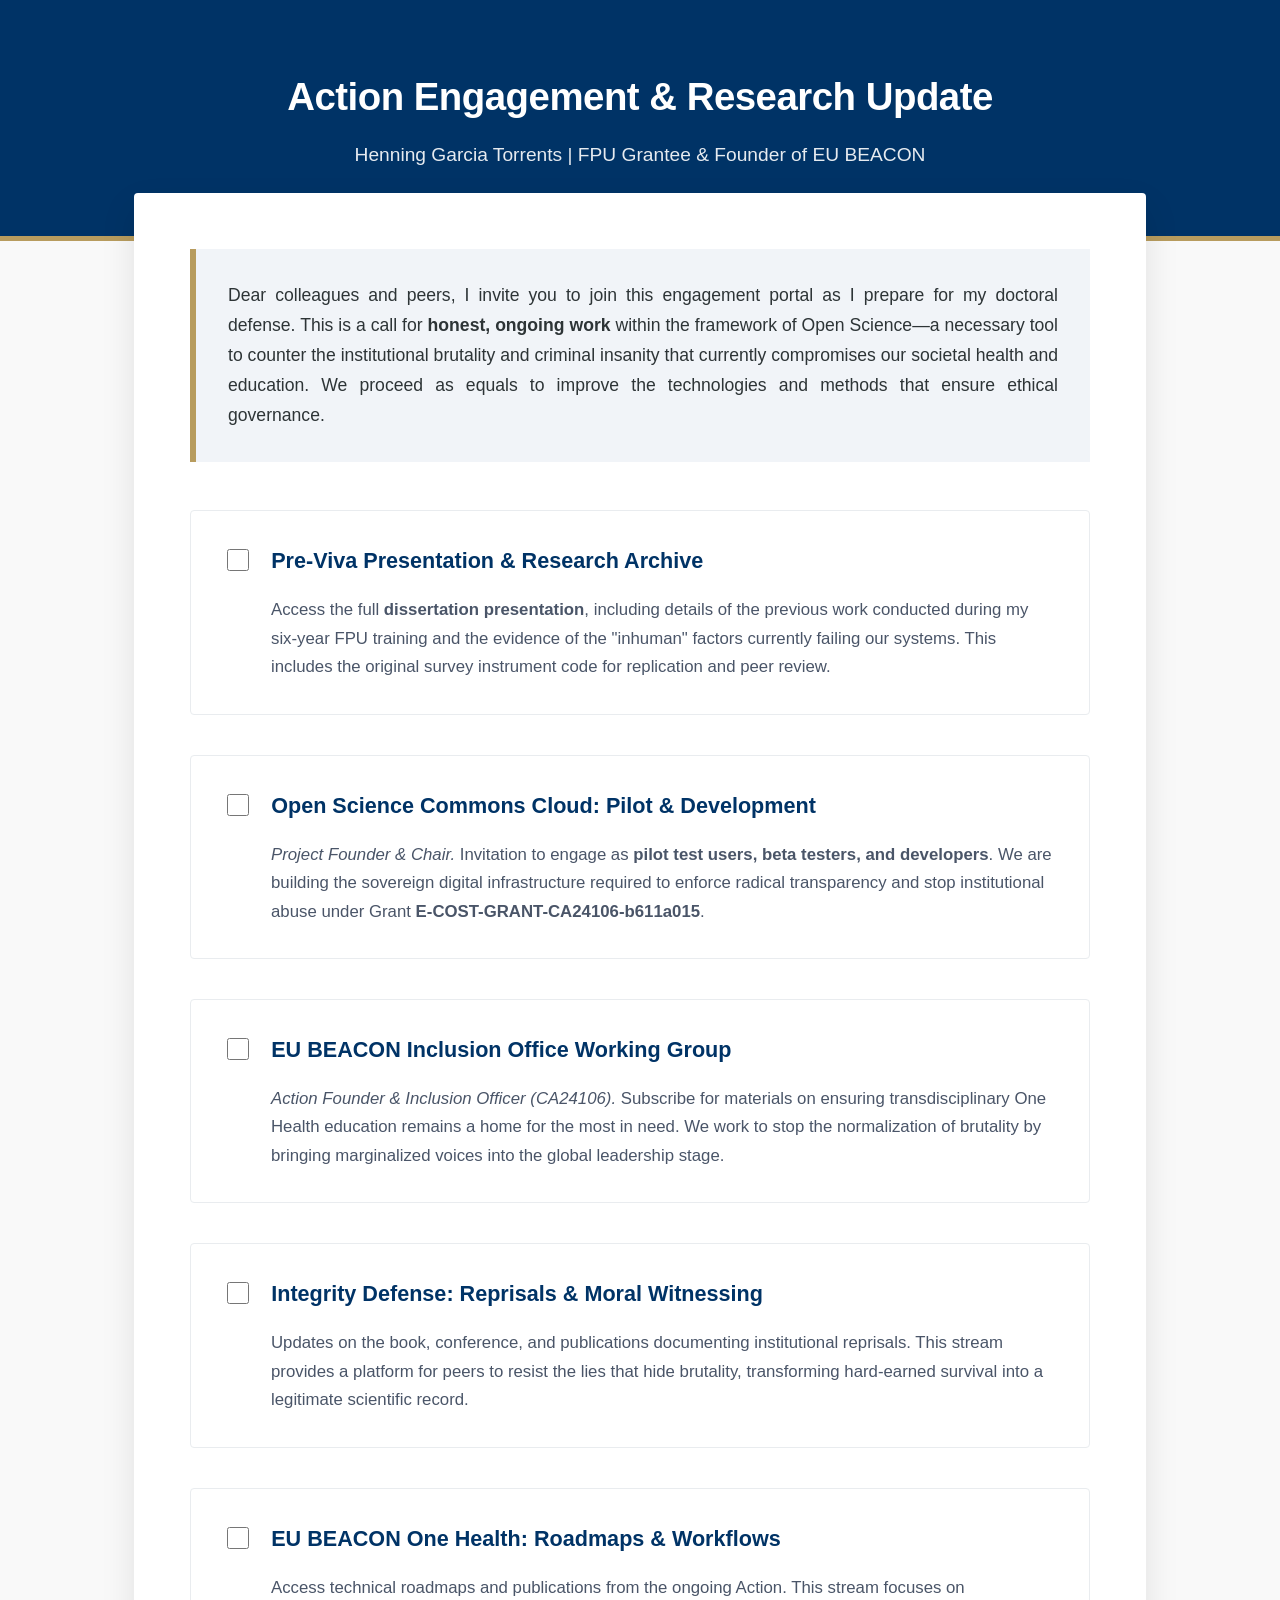
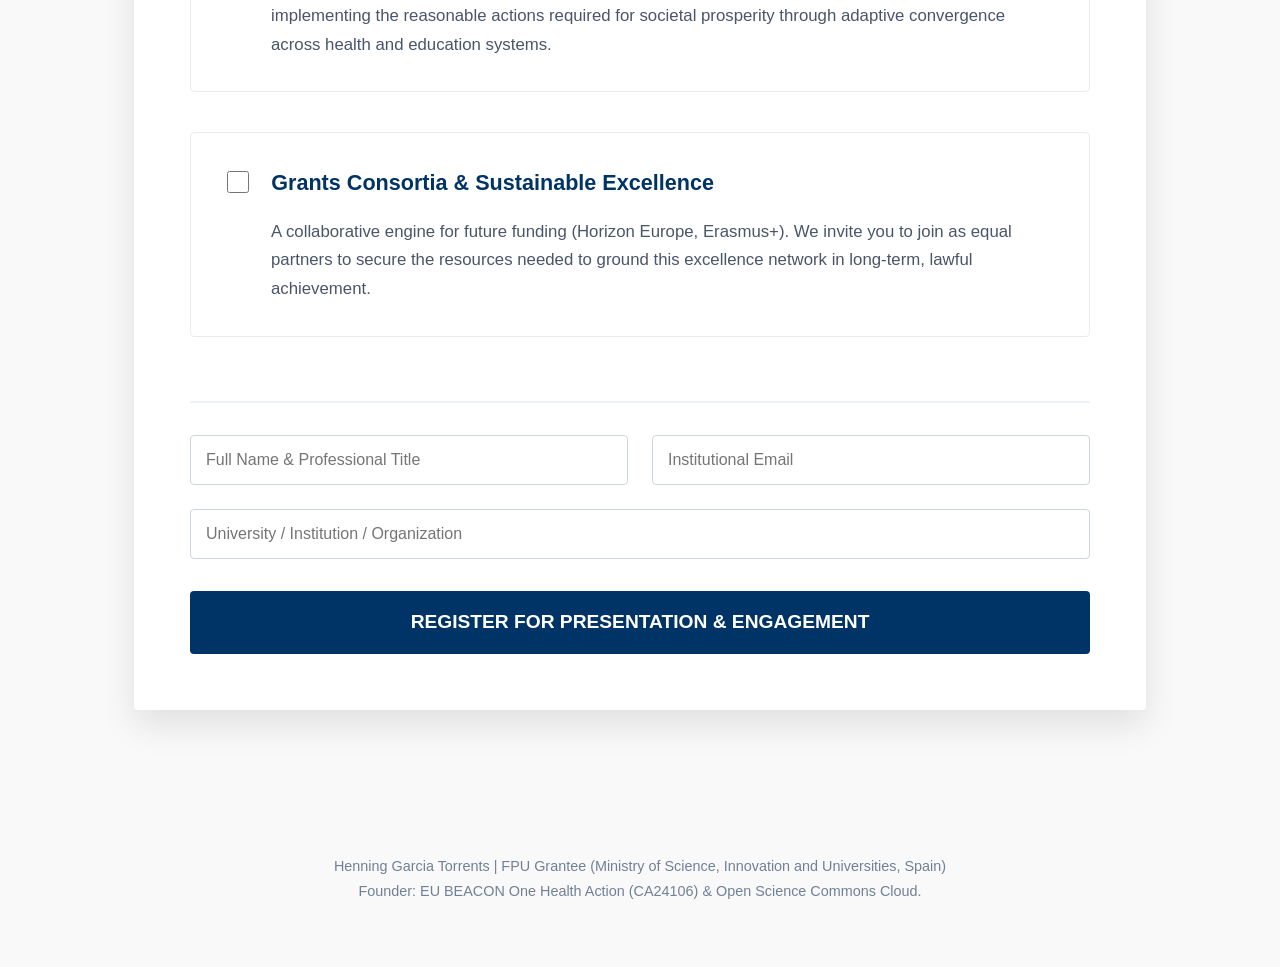
<file: mayday/index.html>
<!DOCTYPE html>
<html lang="en">
<head>
    <meta charset="UTF-8">
    <meta name="viewport" content="width=device-width, initial-scale=1.0">
    <title>Open Science Engagement | Henning Garcia Torrents</title>
    <style>
        :root {
            --primary: #003366; 
            --accent: #b89c5e; 
            --text: #2d3436;
            --bg: #f9f9f9;
        }

        body {
            font-family: 'Segoe UI', Tahoma, Geneva, Verdana, sans-serif;
            background-color: var(--bg);
            color: var(--text);
            line-height: 1.7;
            margin: 0;
        }

        header {
            background-color: var(--primary);
            color: white;
            padding: 4rem 1.5rem;
            text-align: center;
            border-bottom: 5px solid var(--accent);
        }

        .container {
            max-width: 900px;
            margin: -3rem auto 5rem;
            background: white;
            padding: 3.5rem;
            border-radius: 4px;
            box-shadow: 0 15px 35px rgba(0,0,0,0.1);
        }

        h1 { margin: 0; font-size: 2.4rem; letter-spacing: -0.5px; }
        
        .intro-text {
            font-size: 1.1rem;
            text-align: justify;
            margin-bottom: 3rem;
            padding: 2rem;
            background: #f1f4f8;
            border-left: 6px solid var(--accent);
        }

        .work-group {
            margin-bottom: 2.5rem;
            padding: 2rem;
            border: 1px solid #e9ecef;
            border-radius: 4px;
            transition: all 0.3s ease;
        }

        .work-group:hover {
            border-color: var(--accent);
            background-color: #fffdfa;
        }

        .checkbox-row {
            display: flex;
            align-items: flex-start;
            gap: 1.2rem;
        }

        input[type="checkbox"] {
            width: 22px;
            height: 22px;
            margin-top: 6px;
            cursor: pointer;
        }

        label {
            font-weight: 700;
            font-size: 1.35rem;
            color: var(--primary);
            cursor: pointer;
        }

        .content-details {
            margin-left: 3rem;
            margin-top: 1rem;
            font-size: 1.05rem;
            color: #4a5568;
        }

        .form-action {
            margin-top: 4rem;
            padding-top: 2rem;
            border-top: 2px solid #edf2f7;
        }

        .grid {
            display: grid;
            grid-template-columns: 1fr 1fr;
            gap: 1.5rem;
            margin-bottom: 1.5rem;
        }

        input, input[type="email"] {
            width: 100%;
            padding: 15px;
            border: 1px solid #cbd5e0;
            border-radius: 4px;
            box-sizing: border-box;
            font-size: 1rem;
        }

        button {
            background-color: var(--primary);
            color: white;
            padding: 1.3rem;
            font-size: 1.2rem;
            font-weight: 700;
            border: none;
            border-radius: 4px;
            cursor: pointer;
            width: 100%;
            transition: opacity 0.2s;
            text-transform: uppercase;
        }

        button:hover { opacity: 0.9; }

        footer { text-align: center; padding: 4rem 2rem; color: #718096; font-size: 0.9rem; }
    </style>
</head>
<body>

<header>
    <h1>Action Engagement & Research Update</h1>
    <div style="font-size: 1.2rem; margin-top: 10px; opacity: 0.9;">Henning Garcia Torrents | FPU Grantee & Founder of EU BEACON</div>
</header>

<div class="container">
    <div class="intro-text">
        Dear colleagues and peers, I invite you to join this engagement portal as I prepare for my doctoral defense. This is a call for <strong>honest, ongoing work</strong> within the framework of Open Science—a necessary tool to counter the institutional brutality and criminal insanity that currently compromises our societal health and education. We proceed as equals to improve the technologies and methods that ensure ethical governance.
    </div>

    <form action="/subscribe-engagement" method="POST">

        <!-- 1. Dissertation Presentation -->
        <div class="work-group">
            <div class="checkbox-row">
                <input type="checkbox" id="viva" name="stream" value="viva">
                <label for="viva">Pre-Viva Presentation & Research Archive</label>
            </div>
            <div class="content-details">
                Access the full <strong>dissertation presentation</strong>, including details of the previous work conducted during my six-year FPU training and the evidence of the "inhuman" factors currently failing our systems. This includes the original survey instrument code for replication and peer review.
            </div>
        </div>

        <!-- 2. OSCC Pilot -->
        <div class="work-group">
            <div class="checkbox-row">
                <input type="checkbox" id="oscc" name="stream" value="oscc">
                <label for="oscc">Open Science Commons Cloud: Pilot & Development</label>
            </div>
            <div class="content-details">
                <em>Project Founder & Chair.</em> Invitation to engage as <strong>pilot test users, beta testers, and developers</strong>. We are building the sovereign digital infrastructure required to enforce radical transparency and stop institutional abuse under Grant <strong>E-COST-GRANT-CA24106-b611a015</strong>.
            </div>
        </div>

        <!-- 3. EU BEACON Inclusion -->
        <div class="work-group">
            <div class="checkbox-row">
                <input type="checkbox" id="inclusion" name="stream" value="inclusion">
                <label for="inclusion">EU BEACON Inclusion Office Working Group</label>
            </div>
            <div class="content-details">
                <em>Action Founder & Inclusion Officer (CA24106).</em> Subscribe for materials on ensuring transdisciplinary One Health education remains a home for the most in need. We work to stop the normalization of brutality by bringing marginalized voices into the global leadership stage.
            </div>
        </div>

        <!-- 4. Integrity Defense -->
        <div class="work-group">
            <div class="checkbox-row">
                <input type="checkbox" id="integrity" name="stream" value="integrity">
                <label for="integrity">Integrity Defense: Reprisals & Moral Witnessing</label>
            </div>
            <div class="content-details">
                Updates on the book, conference, and publications documenting institutional reprisals. This stream provides a platform for peers to resist the lies that hide brutality, transforming hard-earned survival into a legitimate scientific record.
            </div>
        </div>

        <!-- 5. EU BEACON Publications -->
        <div class="work-group">
            <div class="checkbox-row">
                <input type="checkbox" id="beacon" name="stream" value="beacon">
                <label for="beacon">EU BEACON One Health: Roadmaps & Workflows</label>
            </div>
            <div class="content-details">
                Access technical roadmaps and publications from the ongoing Action. This stream focuses on implementing the reasonable actions required for societal prosperity through adaptive convergence across health and education systems.
            </div>
        </div>

        <!-- 6. Horizon Consortia -->
        <div class="work-group">
            <div class="checkbox-row">
                <input type="checkbox" id="grants" name="stream" value="grants">
                <label for="grants">Grants Consortia & Sustainable Excellence</label>
            </div>
            <div class="content-details">
                A collaborative engine for future funding (Horizon Europe, Erasmus+). We invite you to join as equal partners to secure the resources needed to ground this excellence network in long-term, lawful achievement.
            </div>
        </div>

        <div class="form-action">
            <div class="grid">
                <input type="text" name="name" placeholder="Full Name & Professional Title" required>
                <input type="email" name="email" placeholder="Institutional Email" required>
            </div>
            <input type="text" name="org" placeholder="University / Institution / Organization" style="width: 100%; margin-bottom: 2rem; padding: 15px; border: 1.5px solid #cbd5e0; border-radius: 4px;">
            <button type="submit">Register for Presentation & Engagement</button>
        </div>
    </form>
</div>

<footer>
    Henning Garcia Torrents | FPU Grantee (Ministry of Science, Innovation and Universities, Spain) <br>
    Founder: EU BEACON One Health Action (CA24106) & Open Science Commons Cloud.
</footer>

</body>
</html>
</file>
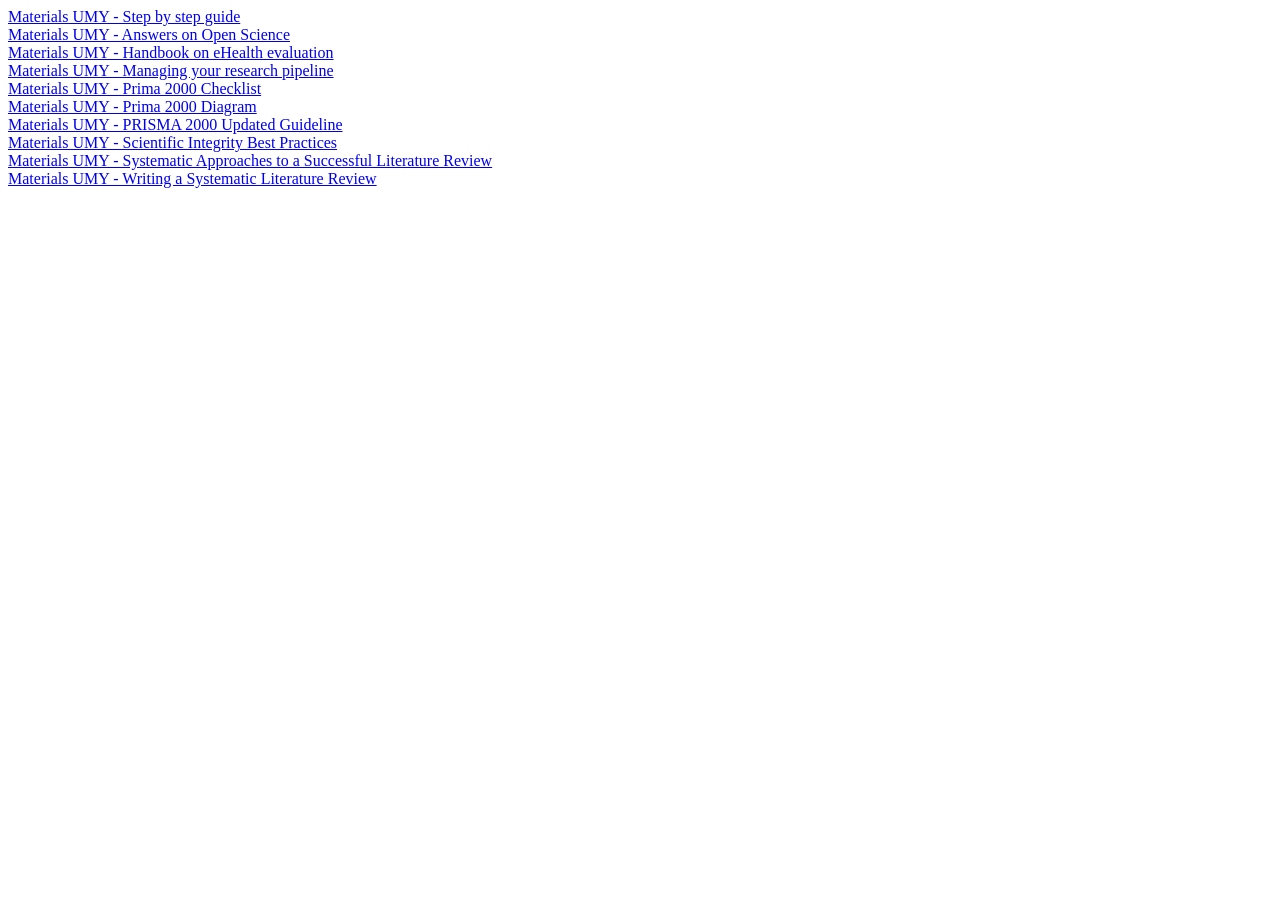
<file: UMY teaching/index.html>
<html>

  <title>UMY Teaching Materials</title>
  <body>

<a href="https://github.com/OneHealthAI/health.int.eu.org/blob/main/UMY teaching/Literature review workshop/A step by step guide for conducting a systematic review.pdf">Materials UMY - Step by step guide</a></br>
<a href="https:///github.com/OneHealthAI/health.int.eu.org/blob/main/UMY teaching/Literature review workshop/Answers to 18 Questions About Open Science Practices.pdf">Materials UMY - Answers on Open Science</a></br>
<a href="https:///github.com/OneHealthAI/health.int.eu.org/blob/main/UMY teaching/Literature review workshop/Handbook of eHealth Evaluation (full book%2C chapter 9).pdf">Materials UMY - Handbook on eHealth evaluation</a></br>
<a href="https:///github.com/OneHealthAI/health.int.eu.org/blob/main/UMY teaching/Literature review workshop/Managing your research pipeline.pdf">Materials UMY - Managing your research pipeline</a></br>
<a href="https:///github.com/OneHealthAI/health.int.eu.org/blob/main/UMY teaching/Literature review workshop/PRISMA 2020 Expanded Checklist.pdf">Materials UMY - Prima 2000 Checklist</a></br>
<a href="https:///github.com/OneHealthAI/health.int.eu.org/blob/main/UMY teaching/Literature review workshop/PRISMA 2020 Flow Diagram for New Literature Reviews v2.docx">Materials UMY - Prima 2000 Diagram</a></br>
<a href="https:///github.com/OneHealthAI/health.int.eu.org/blob/main/UMY teaching/Literature review workshop/The PRISMA 2020 statement_ an updated guideline for reporting systematic reviews.pdf">Materials UMY - PRISMA 2000 Updated Guideline</a></br>

<a href="https://github.com/OneHealthAI/health.int.eu.org/blob/main/UMY teaching/Literature review workshop/Scientific Integrity Best Practices Recommendations.pdf">Materials UMY - Scientific Integrity Best Practices</a></br>
<a href="https:///github.com/OneHealthAI/health.int.eu.org/blob/main/UMY teaching/Literature review workshop/Systematic Approaches to a Successful Literature Review (full book).pdf">Materials UMY - Systematic Approaches to a Successful Literature Review</a></br>
<a href="https:///github.com/OneHealthAI/health.int.eu.org/blob/main/UMY teaching/Literature review workshop/Writing a Systematic Review for Publication in a Health-Related Degree Program.pdf">Materials UMY - Writing a Systematic Literature Review</a></br>

  <body>
</html>
</file>
